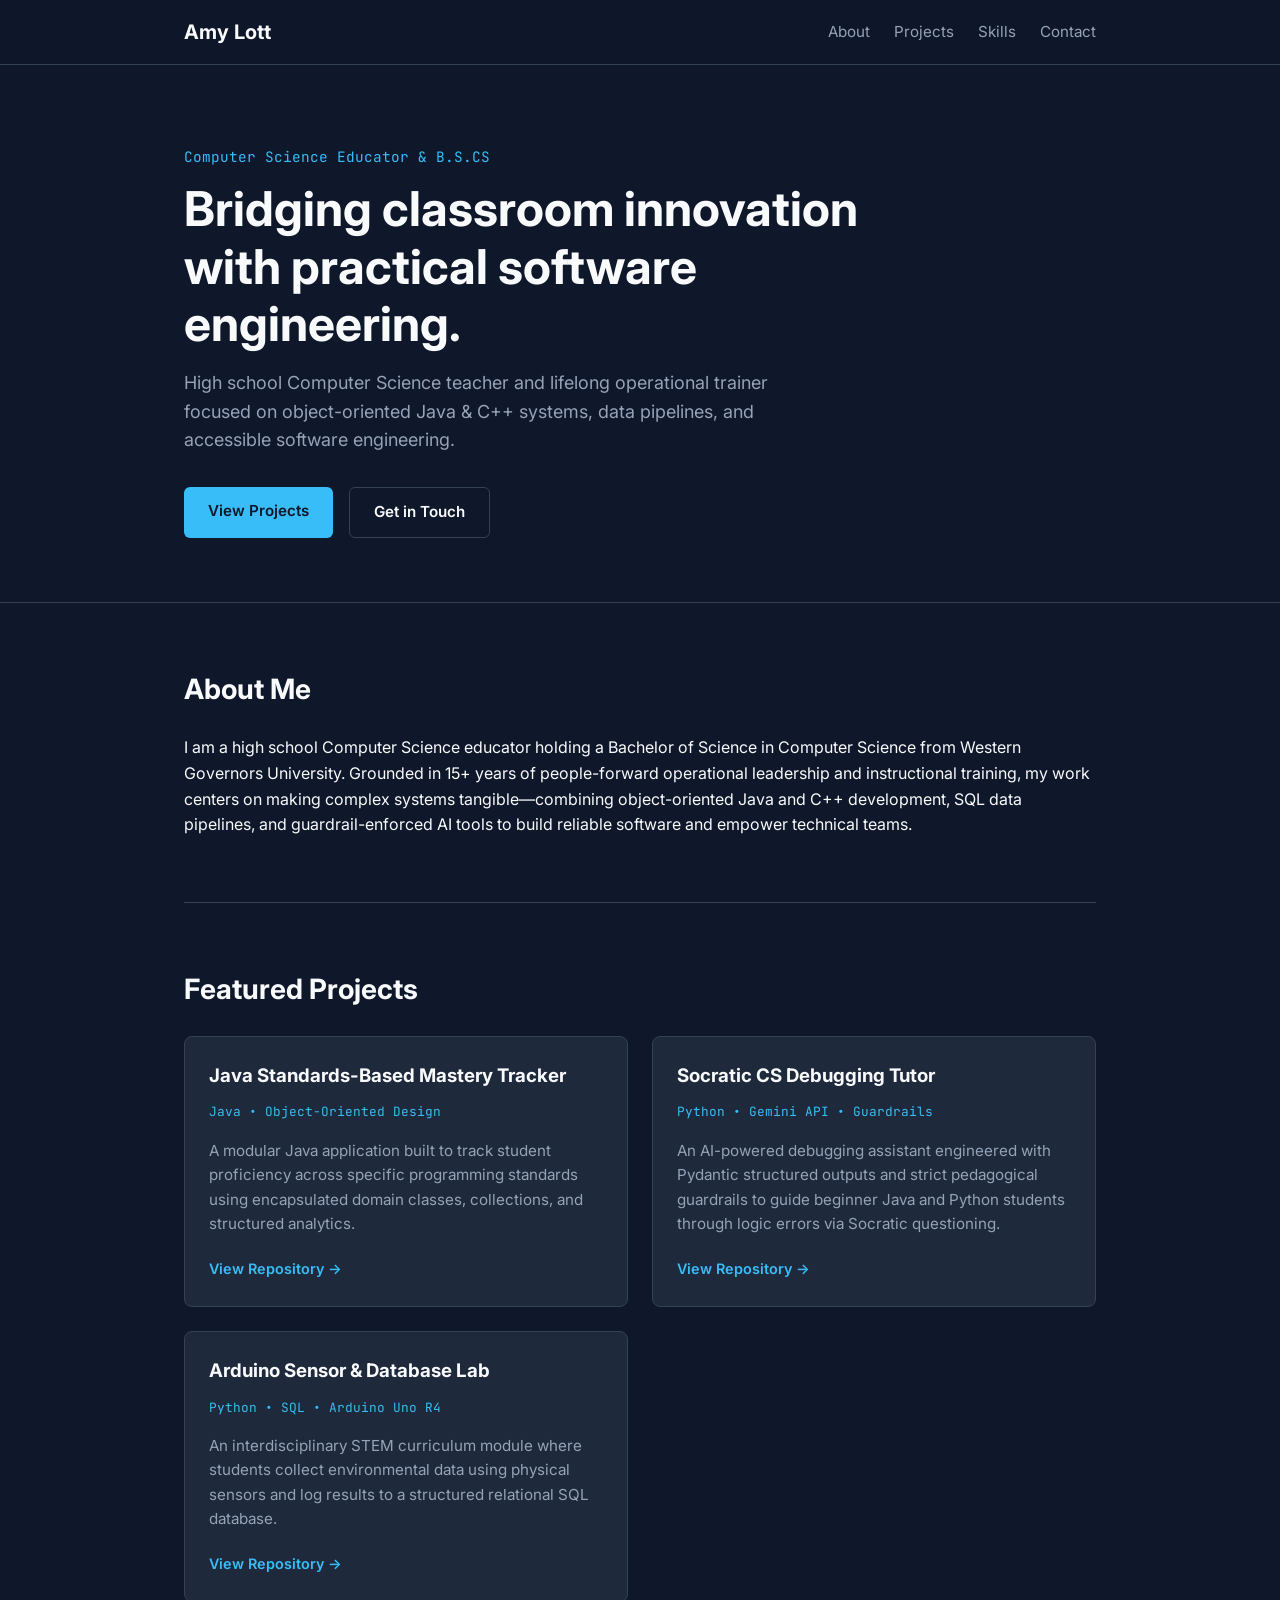
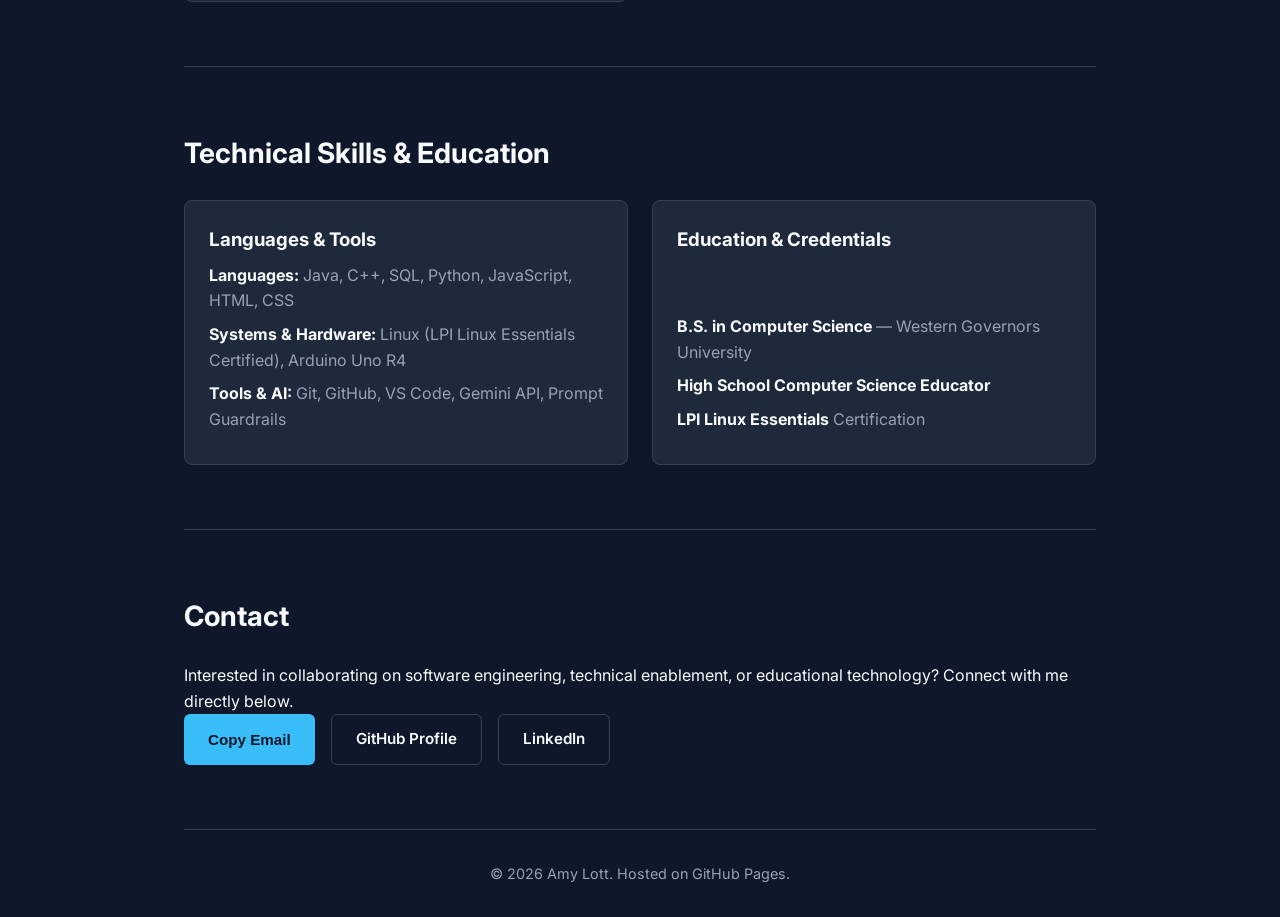
<file: index.html>
<!DOCTYPE html>
<html lang="en">
<head>
    <meta charset="UTF-8">
    <meta name="viewport" content="width=device-width, initial-scale=1.0">
    <title>Amy Lott | Computer Science Educator &amp; Developer</title>
    <link rel="stylesheet" href="style.css">
    <link rel="preconnect" href="https://fonts.googleapis.com">
    <link href="https://fonts.googleapis.com/css2?family=Inter:wght@400;600;700&family=JetBrains+Mono:wght@400;600&display=swap" rel="stylesheet">
</head>
<body>

    <nav class="navbar">
        <div class="container nav-content">
            <a href="#" class="logo">Amy Lott</a>
            <ul class="nav-links">
                <li><a href="#about">About</a></li>
                <li><a href="#projects">Projects</a></li>
                <li><a href="#skills">Skills</a></li>
                <li><a href="#contact">Contact</a></li>
            </ul>
        </div>
    </nav>

    <header class="hero">
        <div class="container">
            <p class="eyebrow">Computer Science Educator &amp; B.S.CS</p>
            <h1>Bridging classroom innovation with practical software engineering.</h1>
            <p class="subtitle">High school Computer Science teacher and lifelong operational trainer focused on object-oriented Java &amp; C++ systems, data pipelines, and accessible software engineering.</p>
            <div class="hero-buttons">
                <a href="#projects" class="btn primary">View Projects</a>
                <a href="#contact" class="btn secondary">Get in Touch</a>
            </div>
        </div>
    </header>

    <main class="container">
        <section id="about" class="section">
            <h2>About Me</h2>
            <p>
                I am a high school Computer Science educator holding a Bachelor of Science in Computer Science from 
                Western Governors University. Grounded in 15+ years of people-forward operational leadership and instructional training, 
                my work centers on making complex systems tangible—combining object-oriented Java and C++ development, 
                SQL data pipelines, and guardrail-enforced AI tools to build reliable software and empower technical teams.
            </p>
        </section>

        <section id="projects" class="section">
            <h2>Featured Projects</h2>
            <div class="grid">
                
                <article class="card">
                    <div class="card-header">
                        <h3>Java Standards-Based Mastery Tracker</h3>
                        <span class="tag">Java • Object-Oriented Design</span>
                    </div>
                    <p>A modular Java application built to track student proficiency across specific programming standards using encapsulated domain classes, collections, and structured analytics.</p>
                    <div class="card-links">
                        <a href="https://github.com/AmyLott/java-mastery-tracker" target="_blank" rel="noopener">View Repository &rarr;</a>
                    </div>
                </article>

                <article class="card">
                    <div class="card-header">
                        <h3>Socratic CS Debugging Tutor</h3>
                        <span class="tag">Python • Gemini API • Guardrails</span>
                    </div>
                    <p>An AI-powered debugging assistant engineered with Pydantic structured outputs and strict pedagogical guardrails to guide beginner Java and Python students through logic errors via Socratic questioning.</p>
                    <div class="card-links">
                        <a href="https://github.com/AmyLott/socratic-cs-tutor" target="_blank" rel="noopener">View Repository &rarr;</a>
                    </div>
                </article>

                <article class="card">
                    <div class="card-header">
                        <h3>Arduino Sensor &amp; Database Lab</h3>
                        <span class="tag">Python • SQL • Arduino Uno R4</span>
                    </div>
                    <p>An interdisciplinary STEM curriculum module where students collect environmental data using physical sensors and log results to a structured relational SQL database.</p>
                    <div class="card-links">
                        <a href="https://github.com/AmyLott/arduino-sensor-sql-logger" target="_blank" rel="noopener">View Repository &rarr;</a>
                    </div>
                </article>

            </div>
        </section>

        <section id="skills" class="section">
            <h2>Technical Skills &amp; Education</h2>
            <div class="grid">
                <div class="card">
                    <h3>Languages &amp; Tools</h3>
                    <ul class="skill-list">
                        <li><strong>Languages:</strong> Java, C++, SQL, Python, JavaScript, HTML, CSS</li>
                        <li><strong>Systems &amp; Hardware:</strong> Linux (LPI Linux Essentials Certified), Arduino Uno R4</li>
                        <li><strong>Tools &amp; AI:</strong> Git, GitHub, VS Code, Gemini API, Prompt Guardrails</li>
                    </ul>
                </div>
                <div class="card">
                    <h3>Education &amp; Credentials</h3>
                    <ul class="skill-list">
                        <li><strong>B.S. in Computer Science</strong> — Western Governors University</li>
                        <li><strong>High School Computer Science Educator</strong></li>
                        <li><strong>LPI Linux Essentials</strong> Certification</li>
                    </ul>
                </div>
            </div>
        </section>

        <section id="contact" class="section">
            <h2>Contact</h2>
            <p>Interested in collaborating on software engineering, technical enablement, or educational technology? Connect with me directly below.</p>
            <div class="hero-buttons">
                <button type="button" class="btn primary" id="copy-email-btn" onclick="navigator.clipboard.writeText('amydlott@gmail.com'); this.textContent='Copied: amydlott@gmail.com'; setTimeout(() => this.textContent='Copy Email', 3000);">Copy Email</button>
                <a href="https://github.com/AmyLott" target="_blank" rel="noopener" class="btn secondary">GitHub Profile</a>
                <a href="https://www.linkedin.com/in/amy-lott" target="_blank" rel="noopener" class="btn secondary">LinkedIn</a>
            </div>
        </section>
    </main>

    <footer>
        <div class="container">
            <p>&copy; 2026 Amy Lott. Hosted on GitHub Pages.</p>
        </div>
    </footer>

</body>
</html>
</file>
<file: style.css>
:root {
  --bg: #0f172a;
  --surface: #1e293b;
  --text: #f8fafc;
  --text-muted: #94a3b8;
  --accent: #38bdf8;
  --accent-hover: #0284c7;
  --border: #334155;
}

* {
  box-sizing: border-box;
  margin: 0;
  padding: 0;
}

html {
  scroll-behavior: smooth;
}

body {
  font-family: 'Inter', -apple-system, BlinkMacSystemFont, sans-serif;
  background-color: var(--bg);
  color: var(--text);
  line-height: 1.6;
}

.container {
  max-width: 960px;
  margin: 0 auto;
  padding: 0 1.5rem;
}

/* Navigation */
.navbar {
  position: sticky;
  top: 0;
  background: rgba(15, 23, 42, 0.9);
  backdrop-filter: blur(8px);
  border-bottom: 1px solid var(--border);
  z-index: 100;
}

.nav-content {
  display: flex;
  justify-content: space-between;
  align-items: center;
  height: 4rem;
}

.logo {
  font-weight: 700;
  font-size: 1.25rem;
  color: var(--text);
  text-decoration: none;
}

.nav-links {
  display: flex;
  list-style: none;
  gap: 1.5rem;
}

.nav-links a {
  color: var(--text-muted);
  text-decoration: none;
  font-size: 0.95rem;
  transition: color 0.2s;
}

.nav-links a:hover {
  color: var(--accent);
}

/* Hero Section */
.hero {
  padding: 5rem 0 4rem;
  border-bottom: 1px solid var(--border);
}

.eyebrow {
  font-family: 'JetBrains Mono', monospace;
  color: var(--accent);
  font-size: 0.9rem;
  margin-bottom: 0.75rem;
}

.hero h1 {
  font-size: clamp(2rem, 4vw, 3rem);
  line-height: 1.2;
  margin-bottom: 1rem;
  max-width: 750px;
}

.subtitle {
  color: var(--text-muted);
  font-size: 1.125rem;
  max-width: 650px;
  margin-bottom: 2rem;
}

.hero-buttons {
  display: flex;
  gap: 1rem;
}

.btn {
  display: inline-block;
  padding: 0.75rem 1.5rem;
  border-radius: 6px;
  font-weight: 600;
  text-decoration: none;
  cursor: pointer;
  border: none;
  font-size: 0.95rem;
  transition: all 0.2s;
}

.btn.primary {
  background-color: var(--accent);
  color: #0f172a;
}

.btn.primary:hover {
  background-color: var(--accent-hover);
  color: #fff;
}

.btn.secondary {
  background-color: transparent;
  color: var(--text);
  border: 1px solid var(--border);
}

.btn.secondary:hover {
  border-color: var(--accent);
  color: var(--accent);
}

/* Sections & Cards */
.section {
  padding: 4rem 0;
  border-bottom: 1px solid var(--border);
}

.section h2 {
  font-size: 1.75rem;
  margin-bottom: 1.5rem;
}

.grid {
  display: grid;
  grid-template-columns: repeat(auto-fit, minmax(300px, 1fr));
  gap: 1.5rem;
}

.card {
  background-color: var(--surface);
  border: 1px solid var(--border);
  border-radius: 8px;
  padding: 1.5rem;
  display: flex;
  flex-direction: column;
  justify-content: space-between;
}

.card h3 {
  margin-bottom: 0.5rem;
}

.tag {
  display: inline-block;
  font-family: 'JetBrains Mono', monospace;
  font-size: 0.8rem;
  color: var(--accent);
  margin-bottom: 1rem;
}

.card p {
  color: var(--text-muted);
  font-size: 0.95rem;
  margin-bottom: 1.25rem;
}

.card-links a {
  color: var(--accent);
  text-decoration: none;
  font-weight: 600;
  font-size: 0.9rem;
}

.skill-list {
  list-style: none;
  color: var(--text-muted);
}

.skill-list li {
  margin-bottom: 0.5rem;
}

.skill-list strong {
  color: var(--text);
}

/* Contact Form */
.contact-form {
  max-width: 550px;
  margin-top: 1.5rem;
}

.form-group {
  margin-bottom: 1.25rem;
}

.form-group label {
  display: block;
  margin-bottom: 0.4rem;
  font-size: 0.9rem;
  color: var(--text-muted);
}

.form-group input,
.form-group textarea {
  width: 100%;
  padding: 0.75rem;
  border-radius: 6px;
  border: 1px solid var(--border);
  background-color: var(--surface);
  color: var(--text);
  font-family: inherit;
}

.form-group input:focus,
.form-group textarea:focus {
  outline: none;
  border-color: var(--accent);
}

footer {
  padding: 2rem 0;
  text-align: center;
  color: var(--text-muted);
  font-size: 0.9rem;
}
</file>
